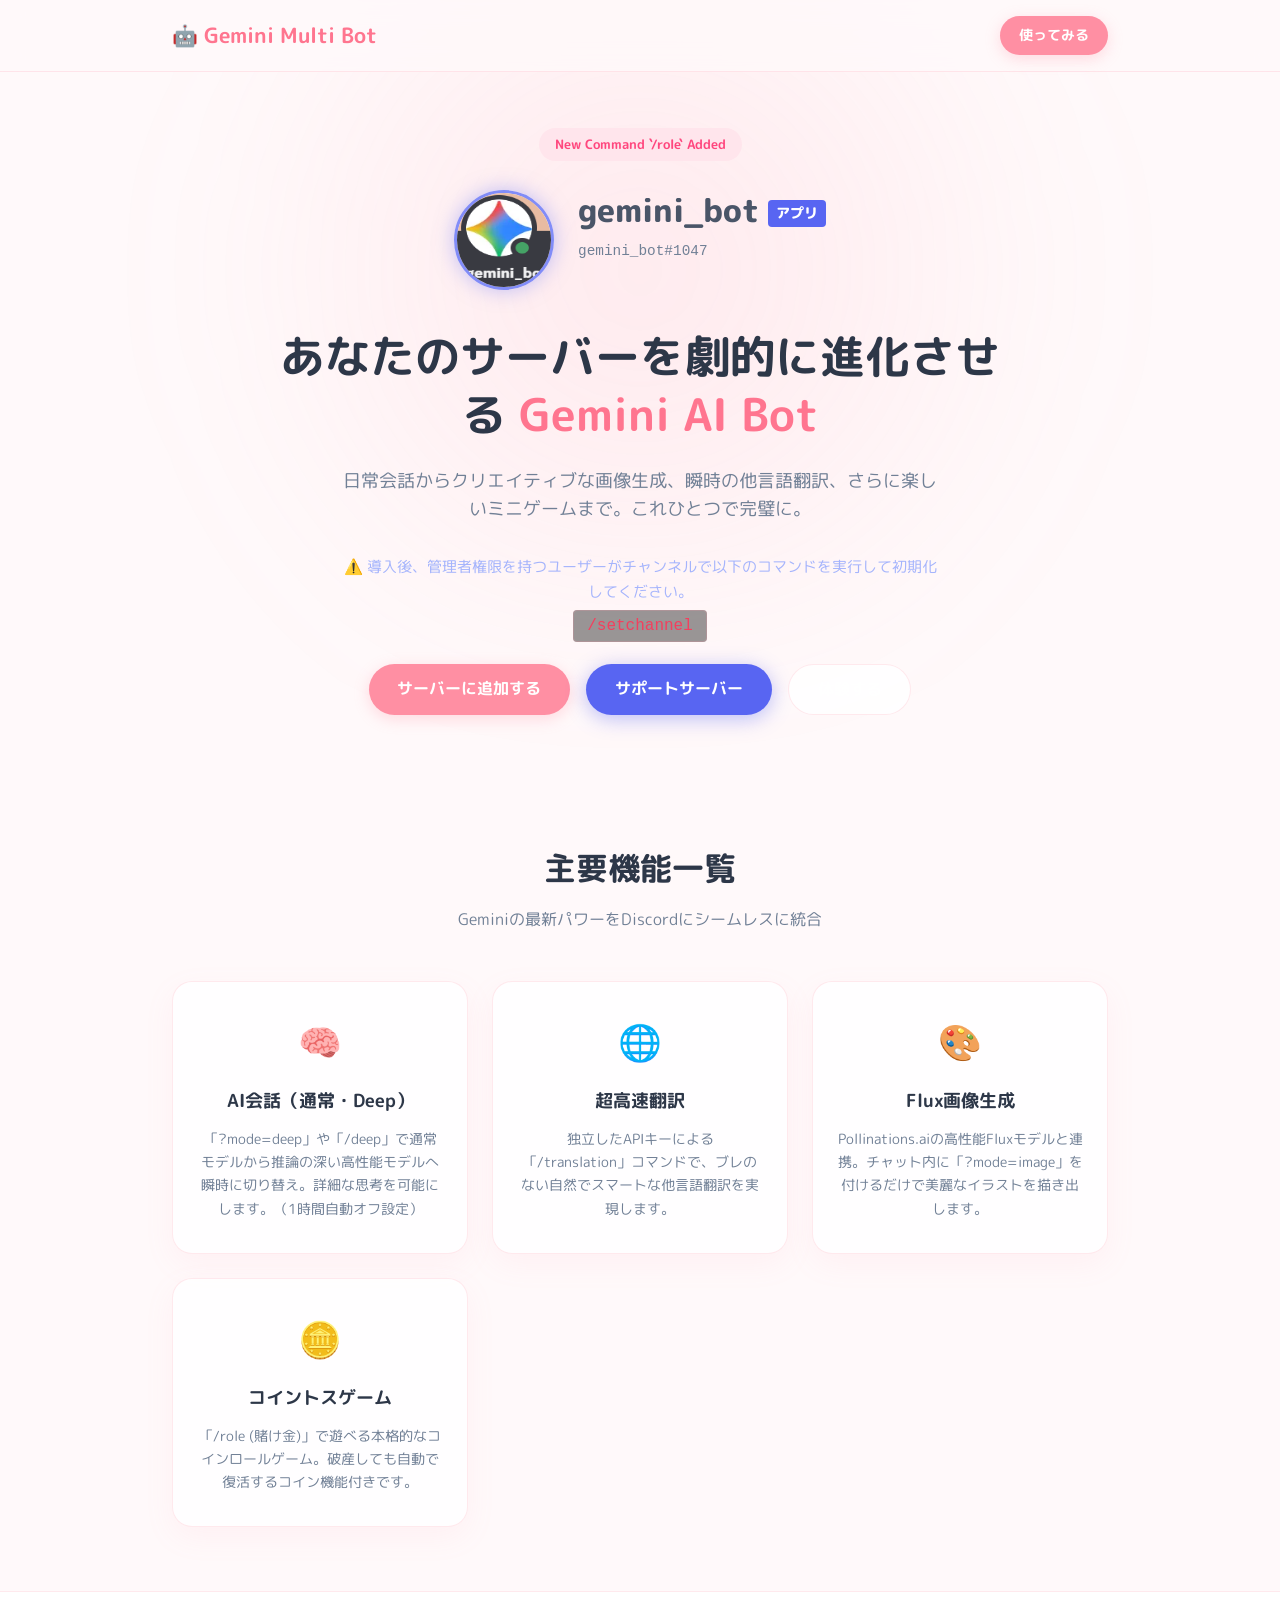
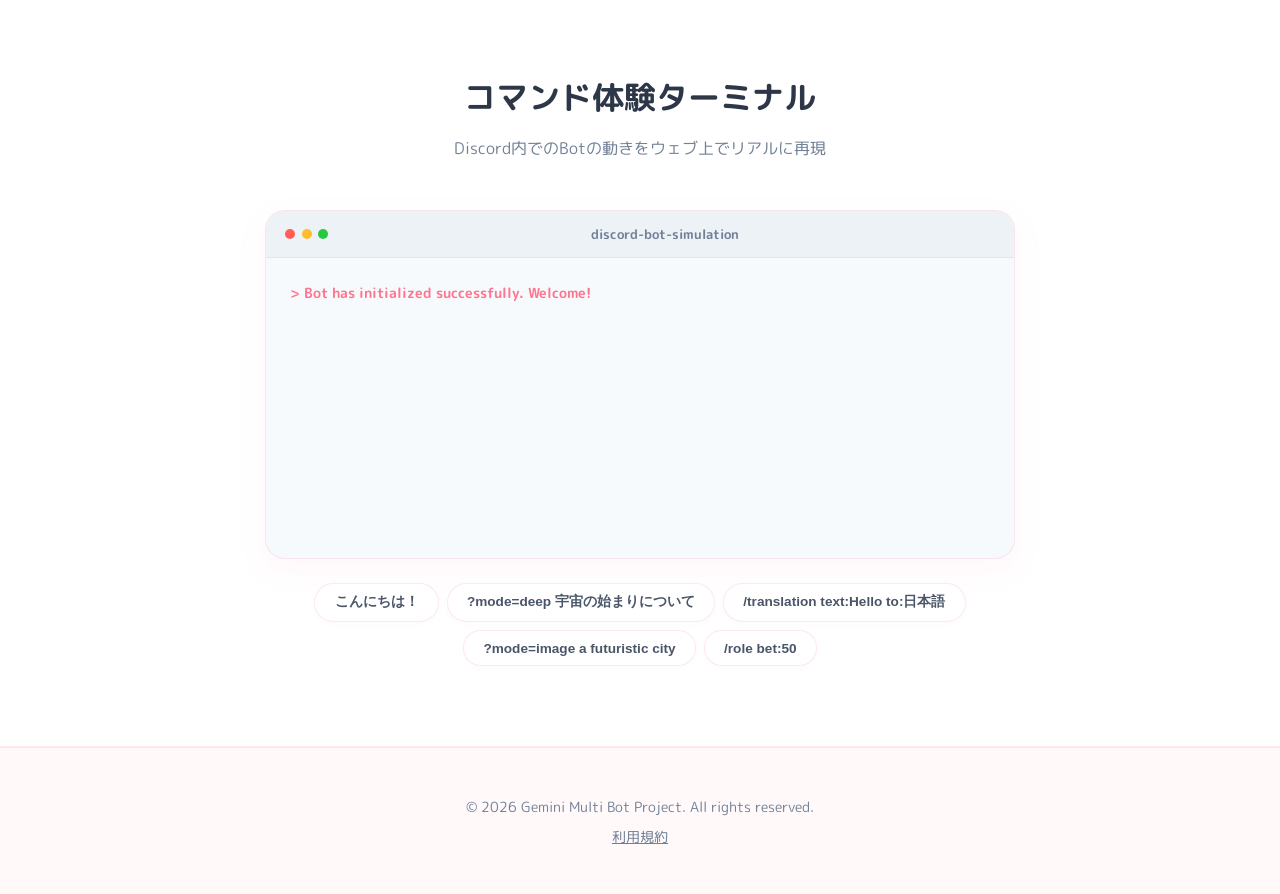
<file: index.html>
<!DOCTYPE html>
<html lang="ja">
<head>
  <meta charset="UTF-8">
  <meta name="viewport" content="width=device-width, initial-scale=1.0">
  <meta name="description" content="Gemini AI搭載＆多機能Discord Botの公式紹介ページ。AI会話、超高速翻訳、Flux画像生成、コインゲームを快適に。">
  <title>Gemini Multi Bot - 次世代多機能Discord Bot</title>
  <!-- Google Fonts for cute styling -->
  <link rel="preconnect" href="https://fonts.googleapis.com">
  <link rel="preconnect" href="https://fonts.gstatic.com" crossorigin>
  <link href="https://fonts.googleapis.com/css2?family=Kosugi+Maru&family=M+PLUS+Rounded+1c:wght@400;700;800&family=Quicksand:wght@500;700&display=swap" rel="stylesheet">
  <link rel="stylesheet" href="style.css">
</head>
<body>
  <div class="glow-bg"></div>

  <!-- Header -->
  <header>
    <div class="nav-container">
      <div class="logo">
        <span>🤖 Gemini Multi Bot</span>
      </div>
      <a href="https://discord.com/oauth2/authorize?client_id=1500823281517723699&permissions=8&integration_type=0&scope=bot" target="_blank" class="btn" style="padding: 0.5rem 1.2rem; font-size: 0.9rem;">使ってみる</a>
    </div>
  </header>

  <!-- Hero Section -->
  <section class="hero">
    <div class="hero-badge">New Command `/role` Added</div>
    <div style="display: flex; align-items: center; justify-content: center; gap: 1.5rem; margin-bottom: 2rem; flex-wrap: wrap;">
      <img src="bot_avatar.png" alt="gemini_bot" style="width: 100px; height: 100px; border-radius: 50%; border: 3px solid #818cf8; box-shadow: 0 0 20px rgba(129, 140, 248, 0.5);">
      <div style="text-align: left;">
        <h2 style="font-size: 2rem; font-weight: 800; margin-bottom: 0.2rem;">gemini_bot <span style="font-size: 0.9rem; background: #5865f2; color: #fff; padding: 0.2rem 0.5rem; border-radius: 4px; vertical-align: middle;">アプリ</span></h2>
        <p style="font-family: monospace; color: var(--text-secondary); font-size: 0.9rem;">gemini_bot#1047</p>
      </div>
    </div>
    <h1>あなたのサーバーを劇的に進化させる <span>Gemini AI Bot</span></h1>
    <p>日常会話からクリエイティブな画像生成、瞬時の他言語翻訳、さらに楽しいミニゲームまで。これひとつで完璧に。</p>
    <div style="margin-bottom: 1.5rem;">
      <p style="font-size: 0.95rem; color: #a5b4fc; margin-bottom: 0.5rem;">⚠️ 導入後、管理者権限を持つユーザーがチャンネルで以下のコマンドを実行して初期化してください。</p>
      <code style="background: rgba(0,0,0,0.4); padding: 0.4rem 0.8rem; border-radius: 4px; font-family: monospace; border: 1px solid var(--glass-border); font-size: 1rem; color: #f43f5e;">/setchannel</code>
    </div>
    <div style="display: flex; gap: 1rem; flex-wrap: wrap; justify-content: center;">
      <a href="https://discord.com/oauth2/authorize?client_id=1500823281517723699&permissions=8&integration_type=0&scope=bot" target="_blank" class="btn">サーバーに追加する</a>
      <a href="https://discord.gg/Tj7FFh5YBA" target="_blank" class="btn" style="background: #5865f2; box-shadow: 0 4px 20px rgba(88, 101, 242, 0.4);">サポートサーバー</a>
      <a href="#demo" class="btn" style="background: var(--glass-bg); border: 1px solid var(--glass-border); box-shadow: none;">体験する</a>
    </div>
  </section>

  <!-- Feature Grid -->
  <section class="container" id="features">
    <div class="section-title">
      <h2>主要機能一覧</h2>
      <p>Geminiの最新パワーをDiscordにシームレスに統合</p>
    </div>
    
    <div class="features-grid">
      <div class="feature-card">
        <div class="card-icon">🧠</div>
        <h3>AI会話（通常・Deep）</h3>
        <p>「?mode=deep」や「/deep」で通常モデルから推論の深い高性能モデルへ瞬時に切り替え。詳細な思考を可能にします。（1時間自動オフ設定）</p>
      </div>

      <div class="feature-card">
        <div class="card-icon">🌐</div>
        <h3>超高速翻訳</h3>
        <p>独立したAPIキーによる「/translation」コマンドで、ブレのない自然でスマートな他言語翻訳を実現します。</p>
      </div>

      <div class="feature-card">
        <div class="card-icon">🎨</div>
        <h3>Flux画像生成</h3>
        <p>Pollinations.aiの高性能Fluxモデルと連携。チャット内に「?mode=image」を付けるだけで美麗なイラストを描き出します。</p>
      </div>

      <div class="feature-card">
        <div class="card-icon">🪙</div>
        <h3>コイントスゲーム</h3>
        <p>「/role (賭け金)」で遊べる本格的なコインロールゲーム。破産しても自動で復活するコイン機能付きです。</p>
      </div>
    </div>
  </section>

  <!-- Interactive Terminal Section -->
  <section class="demo-section" id="demo">
    <div class="demo-wrapper">
      <div class="section-title">
        <h2>コマンド体験ターミナル</h2>
        <p>Discord内でのBotの動きをウェブ上でリアルに再現</p>
      </div>

      <div class="terminal">
        <div class="terminal-header">
          <div class="dot red"></div>
          <div class="dot yellow"></div>
          <div class="dot green"></div>
          <div class="terminal-title">discord-bot-simulation</div>
        </div>
        <div class="terminal-body" id="terminal-body">
          <div class="terminal-line">
            <span class="system-prefix">> Bot has initialized successfully. Welcome!</span>
          </div>
        </div>
      </div>

      <div class="interactive-panel">
        <button class="cmd-btn" onclick="runCommand('chat')">こんにちは！</button>
        <button class="cmd-btn" onclick="runCommand('deep')">?mode=deep 宇宙の始まりについて</button>
        <button class="cmd-btn" onclick="runCommand('translation')">/translation text:Hello to:日本語</button>
        <button class="cmd-btn" onclick="runCommand('image')">?mode=image a futuristic city</button>
        <button class="cmd-btn" onclick="runCommand('role')">/role bet:50</button>
      </div>
    </div>
  </section>

  <!-- Footer -->
  <footer>
    <p style="margin-bottom: 0.5rem;">&copy; 2026 Gemini Multi Bot Project. All rights reserved.</p>
    <p><a href="terms.html" style="color: var(--text-secondary); text-decoration: underline; font-size: 0.85rem;">利用規約</a></p>
  </footer>

  <script src="script.js"></script>
</body>
</html>
</file>
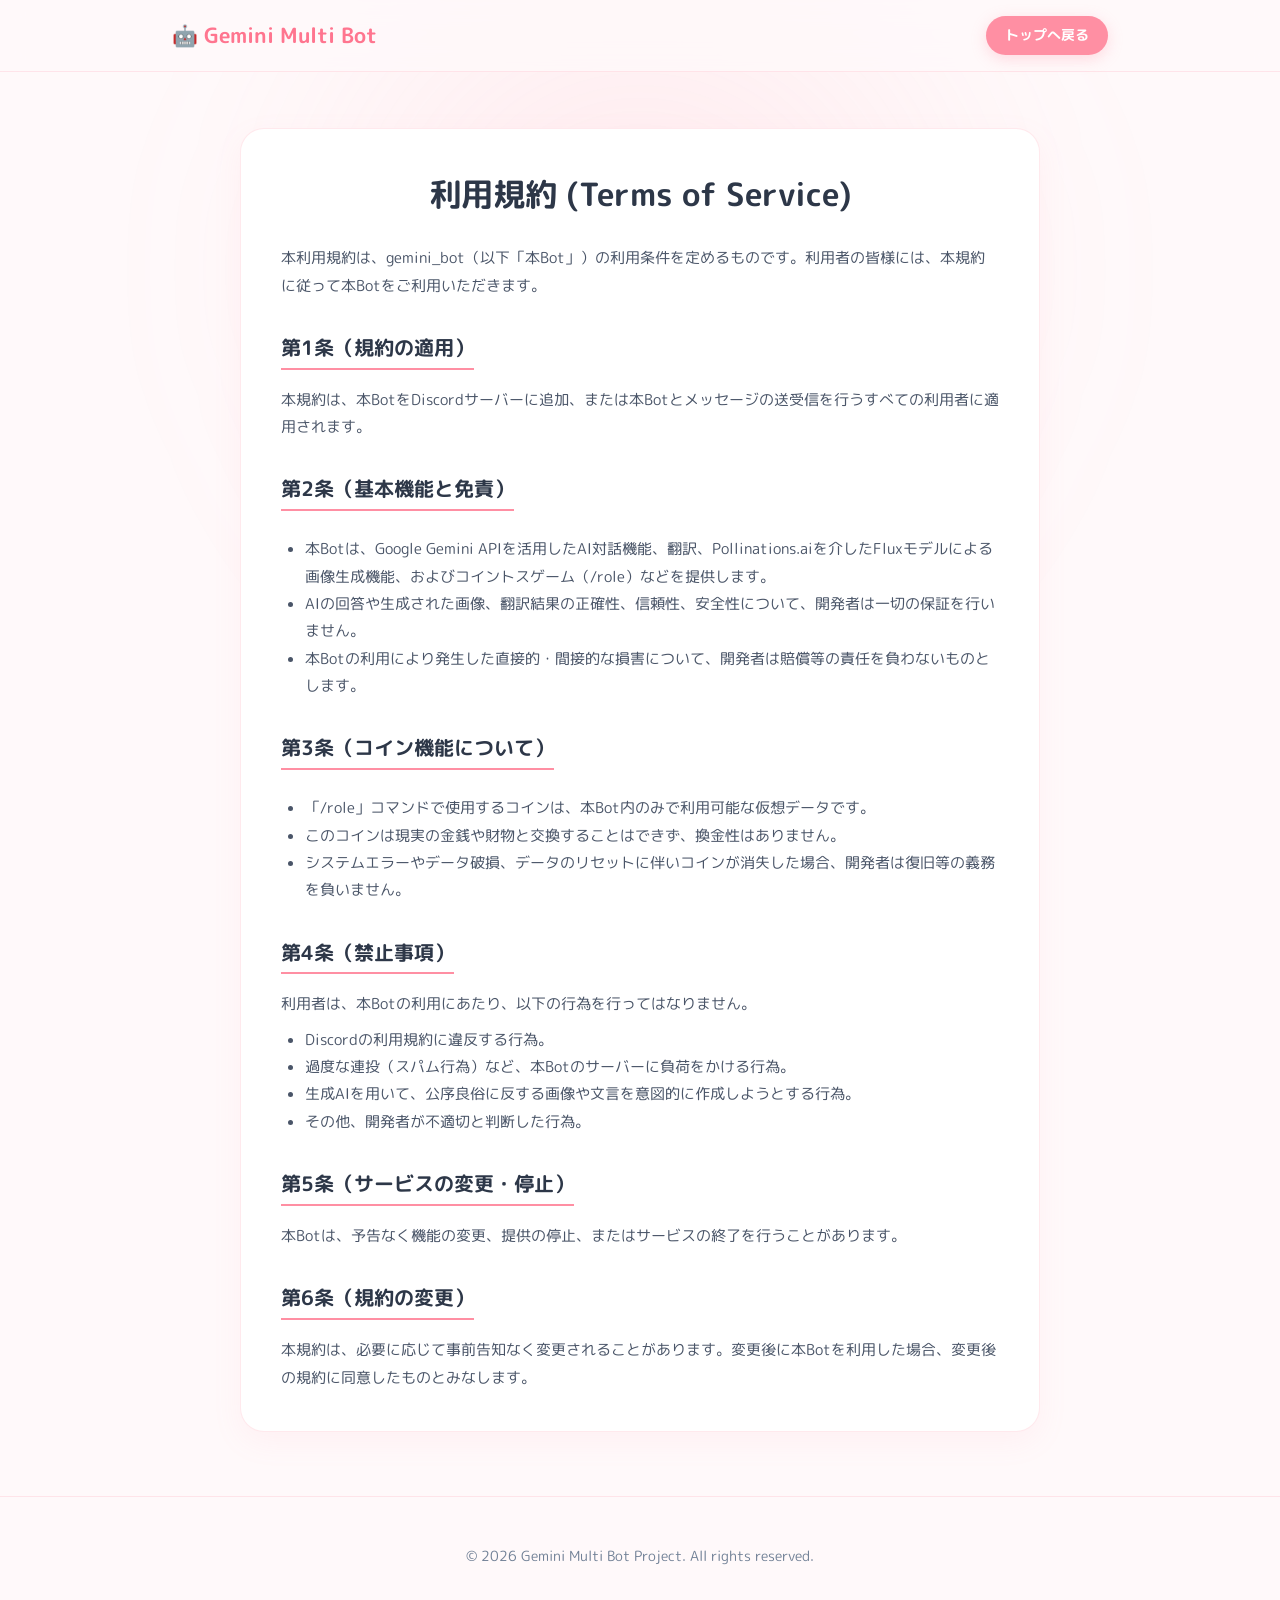
<file: terms.html>
<!DOCTYPE html>
<html lang="ja">
<head>
  <meta charset="UTF-8">
  <meta name="viewport" content="width=device-width, initial-scale=1.0">
  <title>利用規約 - Gemini Multi Bot</title>
  <!-- Google Fonts for cute styling -->
  <link rel="preconnect" href="https://fonts.googleapis.com">
  <link rel="preconnect" href="https://fonts.gstatic.com" crossorigin>
  <link href="https://fonts.googleapis.com/css2?family=Kosugi+Maru&family=M+PLUS+Rounded+1c:wght@400;700;800&family=Quicksand:wght@500;700&display=swap" rel="stylesheet">
  <link rel="stylesheet" href="style.css">
  <style>
    .terms-container {
      max-width: 800px;
      margin: 8rem auto 4rem;
      padding: 2.5rem;
      background: var(--bg-secondary);
      border: 1px solid var(--glass-border);
      border-radius: 24px;
      box-shadow: var(--card-shadow);
    }
    .terms-container h1 {
      font-size: 2rem;
      margin-bottom: 1.5rem;
      color: #2d3748;
      text-align: center;
    }
    .terms-container h2 {
      font-size: 1.25rem;
      margin: 2rem 0 1rem;
      color: #2d3748;
      border-bottom: 2px solid var(--accent-color);
      padding-bottom: 0.3rem;
      display: inline-block;
    }
    .terms-container p, .terms-container li {
      font-size: 0.95rem;
      color: var(--text-primary);
      line-height: 1.8;
    }
    .terms-container ul {
      margin-left: 1.5rem;
      margin-top: 0.5rem;
    }
  </style>
</head>
<body>
  <div class="glow-bg"></div>

  <!-- Header -->
  <header>
    <div class="nav-container">
      <div class="logo">
        <a href="index.html" style="text-decoration: none; color: inherit; display: flex; align-items: center; gap: 0.5rem;">
          <span>🤖 Gemini Multi Bot</span>
        </a>
      </div>
      <a href="index.html" class="btn" style="padding: 0.5rem 1.2rem; font-size: 0.9rem;">トップへ戻る</a>
    </div>
  </header>

  <!-- Terms Content -->
  <main class="terms-container">
    <h1>利用規約 (Terms of Service)</h1>
    <p>本利用規約は、gemini_bot（以下「本Bot」）の利用条件を定めるものです。利用者の皆様には、本規約に従って本Botをご利用いただきます。</p>

    <h2>第1条（規約の適用）</h2>
    <p>本規約は、本BotをDiscordサーバーに追加、または本Botとメッセージの送受信を行うすべての利用者に適用されます。</p>

    <h2>第2条（基本機能と免責）</h2>
    <ul>
      <li>本Botは、Google Gemini APIを活用したAI対話機能、翻訳、Pollinations.aiを介したFluxモデルによる画像生成機能、およびコイントスゲーム（/role）などを提供します。</li>
      <li>AIの回答や生成された画像、翻訳結果の正確性、信頼性、安全性について、開発者は一切の保証を行いません。</li>
      <li>本Botの利用により発生した直接的・間接的な損害について、開発者は賠償等の責任を負わないものとします。</li>
    </ul>

    <h2>第3条（コイン機能について）</h2>
    <ul>
      <li>「/role」コマンドで使用するコインは、本Bot内のみで利用可能な仮想データです。</li>
      <li>このコインは現実の金銭や財物と交換することはできず、換金性はありません。</li>
      <li>システムエラーやデータ破損、データのリセットに伴いコインが消失した場合、開発者は復旧等の義務を負いません。</li>
    </ul>

    <h2>第4条（禁止事項）</h2>
    <p>利用者は、本Botの利用にあたり、以下の行為を行ってはなりません。</p>
    <ul>
      <li>Discordの利用規約に違反する行為。</li>
      <li>過度な連投（スパム行為）など、本Botのサーバーに負荷をかける行為。</li>
      <li>生成AIを用いて、公序良俗に反する画像や文言を意図的に作成しようとする行為。</li>
      <li>その他、開発者が不適切と判断した行為。</li>
    </ul>

    <h2>第5条（サービスの変更・停止）</h2>
    <p>本Botは、予告なく機能の変更、提供の停止、またはサービスの終了を行うことがあります。</p>

    <h2>第6条（規約の変更）</h2>
    <p>本規約は、必要に応じて事前告知なく変更されることがあります。変更後に本Botを利用した場合、変更後の規約に同意したものとみなします。</p>
  </main>

  <!-- Footer -->
  <footer>
    <p>&copy; 2026 Gemini Multi Bot Project. All rights reserved.</p>
  </footer>
</body>
</html>
</file>
<file: style.css>
:root {
  --bg-primary: #fff9fa;
  --bg-secondary: #ffffff;
  --accent-color: #ff8fa3;
  --accent-hover: #ff758f;
  --accent-glow: rgba(255, 143, 163, 0.15);
  --text-primary: #4a5568;
  --text-secondary: #718096;
  --glass-bg: rgba(255, 255, 255, 0.85);
  --glass-border: rgba(255, 143, 163, 0.2);
  --font-family: 'M PLUS Rounded 1c', 'Quicksand', 'Kosugi Maru', sans-serif;
  --card-shadow: 0 10px 30px rgba(255, 143, 163, 0.08);
}

* {
  margin: 0;
  padding: 0;
  box-sizing: border-box;
}

body {
  background-color: var(--bg-primary);
  color: var(--text-primary);
  font-family: var(--font-family);
  overflow-x: hidden;
  line-height: 1.6;
}

/* Background Gradients */
.glow-bg {
  position: absolute;
  top: -10%;
  left: 50%;
  transform: translateX(-50%);
  width: 80vw;
  height: 80vh;
  background: radial-gradient(circle, var(--accent-glow) 0%, rgba(255,255,255,0) 70%);
  z-index: -1;
  pointer-events: none;
  filter: blur(80px);
}

/* Navbar */
header {
  position: fixed;
  top: 0;
  width: 100%;
  backdrop-filter: blur(12px);
  background: rgba(255, 249, 250, 0.8);
  border-bottom: 1px solid var(--glass-border);
  z-index: 100;
}

.nav-container {
  max-width: 1000px;
  margin: 0 auto;
  padding: 1rem 2rem;
  display: flex;
  justify-content: space-between;
  align-items: center;
}

.logo {
  font-size: 1.3rem;
  font-weight: 700;
  color: var(--accent-hover);
  display: flex;
  align-items: center;
  gap: 0.5rem;
}

/* Hero Section */
.hero {
  min-height: 80vh;
  display: flex;
  flex-direction: column;
  justify-content: center;
  align-items: center;
  text-align: center;
  padding: 8rem 2rem 4rem;
  position: relative;
  max-width: 800px;
  margin: 0 auto;
}

.hero-badge {
  background: #ffe5ec;
  color: #ff477e;
  padding: 0.4rem 1rem;
  border-radius: 9999px;
  font-size: 0.8rem;
  font-weight: 700;
  margin-bottom: 1.5rem;
}

.hero h1 {
  font-size: 2.8rem;
  line-height: 1.3;
  margin-bottom: 1.5rem;
  font-weight: 700;
  color: #2d3748;
}

.hero h1 span {
  color: var(--accent-hover);
}

.hero p {
  color: var(--text-secondary);
  font-size: 1.1rem;
  max-width: 600px;
  margin-bottom: 2rem;
}

.btn {
  background: var(--accent-color);
  color: white;
  padding: 0.75rem 1.8rem;
  border-radius: 999px;
  text-decoration: none;
  font-weight: 600;
  border: none;
  cursor: pointer;
  transition: all 0.2s ease;
  box-shadow: 0 4px 15px rgba(255, 143, 163, 0.3);
}

.btn:hover {
  background: var(--accent-hover);
  transform: translateY(-1px);
  box-shadow: 0 6px 20px rgba(255, 143, 163, 0.4);
}

/* Features Container */
.container {
  max-width: 1000px;
  margin: 0 auto;
  padding: 4rem 2rem;
}

.section-title {
  text-align: center;
  margin-bottom: 3rem;
}

.section-title h2 {
  font-size: 2rem;
  font-weight: 700;
  margin-bottom: 0.8rem;
  color: #2d3748;
}

.section-title p {
  color: var(--text-secondary);
}

.features-grid {
  display: grid;
  grid-template-columns: repeat(auto-fit, minmax(220px, 1fr));
  gap: 1.5rem;
}

.feature-card {
  background: var(--glass-bg);
  border: 1px solid var(--glass-border);
  padding: 2rem 1.5rem;
  border-radius: 20px;
  transition: all 0.3s ease;
  box-shadow: var(--card-shadow);
  text-align: center;
}

.feature-card:hover {
  transform: translateY(-4px);
  border-color: var(--accent-color);
}

.card-icon {
  font-size: 2.2rem;
  margin-bottom: 1rem;
  display: inline-block;
}

.feature-card h3 {
  font-size: 1.15rem;
  margin-bottom: 0.8rem;
  color: #2d3748;
}

.feature-card p {
  color: var(--text-secondary);
  font-size: 0.9rem;
}

/* Demo Shell (Interactive Terminal) */
.demo-section {
  padding: 5rem 2rem;
  background: #fff;
  border-top: 1px solid var(--glass-border);
  border-bottom: 1px solid var(--glass-border);
}

.demo-wrapper {
  max-width: 750px;
  margin: 0 auto;
}

.terminal {
  background: #f7fafc;
  border-radius: 20px;
  border: 1px solid var(--glass-border);
  overflow: hidden;
  box-shadow: var(--card-shadow);
}

.terminal-header {
  background: #edf2f7;
  padding: 0.8rem 1.2rem;
  display: flex;
  align-items: center;
  gap: 0.4rem;
  border-bottom: 1px solid var(--glass-border);
}

.dot {
  width: 10px;
  height: 10px;
  border-radius: 50%;
}
.dot.red { background: #ff5f56; }
.dot.yellow { background: #ffbd2e; }
.dot.green { background: #27c93f; }

.terminal-title {
  margin-left: auto;
  margin-right: auto;
  font-size: 0.8rem;
  color: var(--text-secondary);
  font-family: inherit;
  font-weight: 600;
}

.terminal-body {
  padding: 1.5rem;
  min-height: 300px;
  font-size: 0.9rem;
  display: flex;
  flex-direction: column;
  gap: 1rem;
  overflow-y: auto;
}

.terminal-line {
  display: flex;
  flex-direction: column;
  gap: 0.25rem;
}

.system-prefix {
  color: var(--accent-hover);
  font-weight: bold;
}

.bot-response {
  background: #fff5f6;
  border-left: 3px solid var(--accent-color);
  padding: 0.75rem 1rem;
  border-radius: 0 12px 12px 0;
  margin-top: 0.25rem;
  color: #2d3748;
}

.interactive-panel {
  display: flex;
  gap: 0.5rem;
  margin-top: 1.5rem;
  flex-wrap: wrap;
  justify-content: center;
}

.cmd-btn {
  background: #fff;
  border: 1px solid var(--glass-border);
  color: var(--text-primary);
  padding: 0.6rem 1.2rem;
  border-radius: 999px;
  cursor: pointer;
  font-size: 0.85rem;
  font-weight: 600;
  transition: all 0.2s ease;
  box-shadow: 0 2px 8px rgba(0,0,0,0.02);
}

.cmd-btn:hover {
  background: var(--accent-color);
  border-color: var(--accent-color);
  color: #fff;
  transform: scale(1.02);
}

/* Footer */
footer {
  text-align: center;
  padding: 3rem 2rem;
  color: var(--text-secondary);
  font-size: 0.85rem;
  border-top: 1px solid var(--glass-border);
}

@media (max-width: 768px) {
  .hero h1 {
    font-size: 2.2rem;
  }
}
</file>
